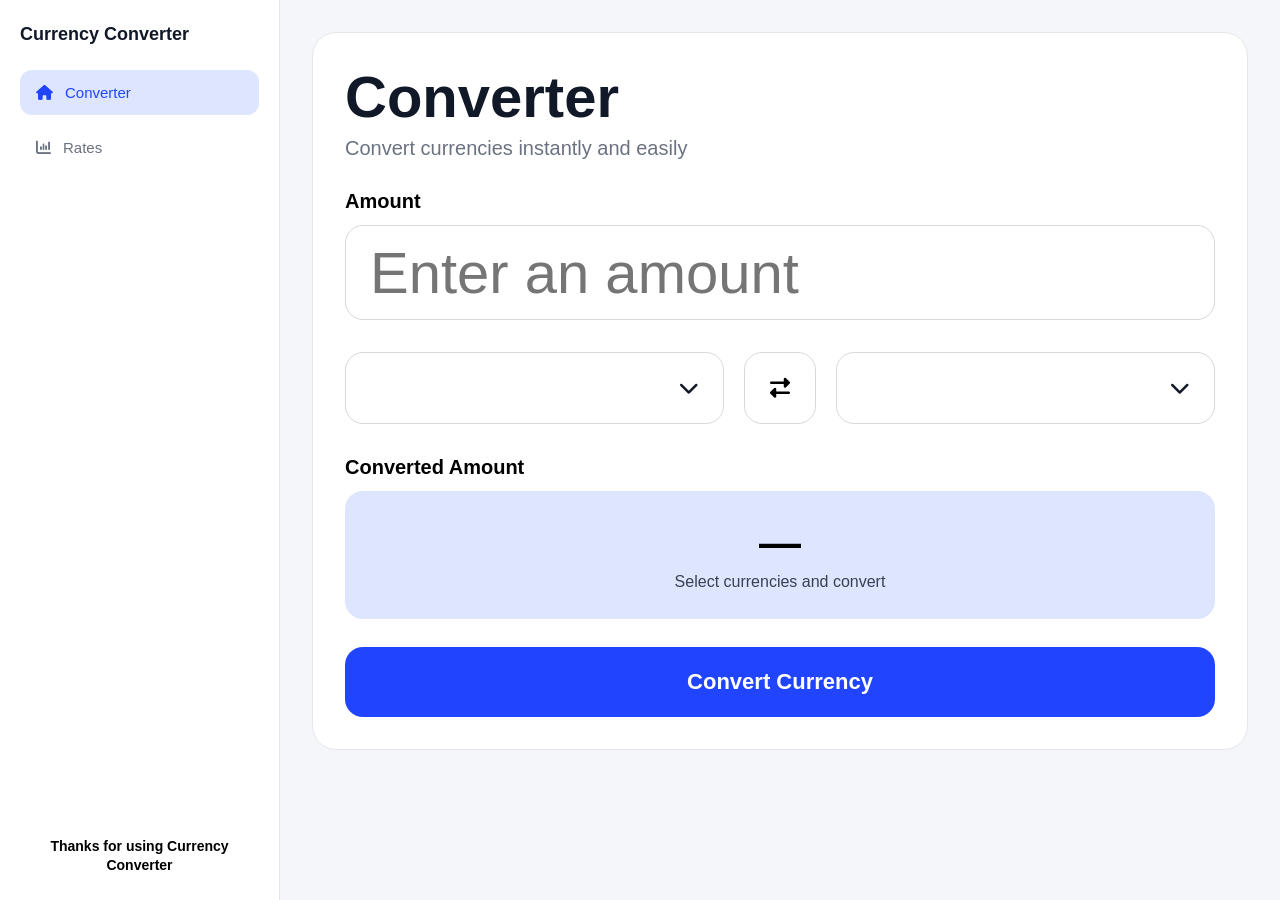
<file: index.html>
<!DOCTYPE html>
<html lang="en">
<head>
  <meta charset="UTF-8" />
  <meta name="viewport" content="width=device-width, initial-scale=1.0"/>
  <title>Currency Converter</title>

  <link rel="stylesheet" href="style.css"/>

  <link rel="stylesheet"
        href="https://cdnjs.cloudflare.com/ajax/libs/font-awesome/6.5.1/css/all.min.css"/>
</head>

<body>

<div class="container">

  <!-- SIDEBAR -->
  <aside class="sidebar">

    <div>
      <div class="logo">
        <h3>Currency Converter</h3>
      </div>

      <nav>
        <a href="index.html" class="active">
          <i class="fa-solid fa-house"></i>
          Converter
        </a>

        <a href="rates.html">
          <i class="fa-solid fa-chart-column"></i>
          Rates
        </a>
      </nav>
    </div>

    <div class="sidebar-footer">
      <p>Thanks for using Currency Converter</p>

      <!-- <button class="share-box" id="share-btn">
        <span>Share</span>
        <i class="fa-solid fa-globe"></i>
      </button> -->
    </div>

  </aside>

  <!-- MAIN -->
  <main class="main-content">

    <div class="converter-card">

      <div class="card-header">
        <h1>Converter</h1>
        <p>Convert currencies instantly and easily</p>
      </div>

      <label>Amount</label>

      <div class="amount-box">
        <input type="number" min="0" step="any" placeholder="Enter an amount"/>
      </div>

      <div class="currency-row">

        <!-- FROM -->
        <div class="currency-selector" data-type="from">

          <button type="button" class="currency-box">
            <span class="selected-currency"></span>
            <span class="fa-solid fa-chevron-down"></span>
          </button>

          <div class="currency-dropdown">
            <div class="currency-search">
              <input type="search" placeholder="Search currency..."/>
            </div>
            <ul class="currency-list"></ul>
          </div>

        </div>

        <button class="swap-btn">
          <i class="fa-solid fa-right-left"></i>
        </button>

        <!-- TO -->
        <div class="currency-selector" data-type="to">

          <button type="button" class="currency-box">
            <span class="selected-currency"></span>
            <span class="fa-solid fa-chevron-down"></span>
          </button>

          <div class="currency-dropdown">
            <div class="currency-search">
              <input type="search" placeholder="Search currency..."/>
            </div>
            <ul class="currency-list"></ul>
          </div>

        </div>

      </div>

      <label>Converted Amount</label>

      <div class="result-box">
        <h2>—</h2>
        <p>Select currencies and convert</p>
      </div>

      <button class="convert-btn">Convert Currency</button>

    </div>

  </main>

</div>

<script>
let currencies = [];
let fromCurrency = "USD";
let toCurrency = "NGN";
let isConverting = false;
let isLoaded = false;

/* -------------------------
   INIT
------------------------- */
async function init() {
  const res = await fetch("https://api.frankfurter.dev/v2/currencies");
  const data = await res.json();
  console.log(data);

  currencies = data.map(currency => ({
    iso_code: currency.iso_code,
    name: currency.name
  }));

  isLoaded = true;

  renderAllDropdowns();
  syncCurrencyUI();
}

init();

/* -------------------------
   RENDER DROPDOWNS
------------------------- */
function renderAllDropdowns() {
  if (!isLoaded) return;

  document.querySelectorAll(".currency-selector").forEach(selector => {
    const list = selector.querySelector(".currency-list");

    list.innerHTML = "";

    currencies.forEach(currency => {
      const li = document.createElement("li");
      li.className = "currency-option";

      li.innerHTML = `
        <span class="currency-code">${currency.iso_code}</span>
        <span class="currency-name">${currency.name}</span>
      `;

      li.addEventListener("click", () => {
        const type = selector.dataset.type;

        if (type === "from") {
          fromCurrency = currency.iso_code;
        } else {
          toCurrency = currency.iso_code;
        }

        syncCurrencyUI();
        closeAllDropdowns();
      });

      list.appendChild(li);
    });
  });
}

/* -------------------------
   SYNC UI (GATED)
------------------------- */
function syncCurrencyUI() {
  if (!isLoaded) return;

  const labels = document.querySelectorAll(".selected-currency");

  const from = currencies.find(c => c.iso_code === fromCurrency);
  const to = currencies.find(c => c.iso_code === toCurrency);

  if (!from || !to) return;

  labels[0].textContent = `${from.iso_code} - ${from.name}`;
  labels[1].textContent = `${to.iso_code} - ${to.name}`;
}

/* -------------------------
   DROPDOWNS
------------------------- */
document.querySelectorAll(".currency-selector").forEach(selector => {
  const trigger = selector.querySelector(".currency-box");
  const dropdown = selector.querySelector(".currency-dropdown");
  const input = selector.querySelector("input");

  trigger.addEventListener("click", (e) => {
    e.stopPropagation();
    closeAllDropdowns();
    dropdown.classList.toggle("open");

    if (dropdown.classList.contains("open")) {
      setTimeout(() => input.focus(), 0);
    }
  });

  input.addEventListener("input", (e) => {
    const query = e.target.value.toLowerCase();

    const filtered = currencies.filter(c =>
      c.iso_code.toLowerCase().includes(query) ||
      c.name.toLowerCase().includes(query)
    );

    const list = selector.querySelector(".currency-list");
    list.innerHTML = "";

    filtered.forEach(currency => {
      const li = document.createElement("li");

      li.className = "currency-option";

      li.innerHTML = `
        <span class="currency-code">${currency.iso_code}</span>
        <span class="currency-name">${currency.name}</span>
      `;

      li.addEventListener("click", () => {
        const type = selector.dataset.type;

        if (type === "from") {
          fromCurrency = currency.iso_code;
        } else {
          toCurrency = currency.iso_code;
        }

        syncCurrencyUI();
        closeAllDropdowns();
      });

      list.appendChild(li);
    });
  });
});

/* -------------------------
   CLOSE DROPDOWNS
------------------------- */
function closeAllDropdowns() {
  document.querySelectorAll(".currency-dropdown")
    .forEach(d => d.classList.remove("open"));
}

document.addEventListener("click", closeAllDropdowns);
document.addEventListener("keydown", (e) => {
  if (e.key === "Escape") closeAllDropdowns();
});

/* -------------------------
   SWAP
------------------------- */
document.querySelector(".convert-btn").addEventListener("click", convertCurrency);
document.querySelector(".swap-btn").addEventListener("click", () => {
  [fromCurrency, toCurrency] = [toCurrency, fromCurrency];
  syncCurrencyUI();
});
async function convertCurrency() {
  if (isConverting || !isLoaded) return;

  const amount = Number(document.querySelector(".amount-box input").value);

  if (!Number.isFinite(amount) || amount <= 0) {
    document.querySelector(".result-box h2").textContent = "—";
    document.querySelector(".result-box p").textContent = "Enter a valid amount";
    return;
  }

  try {
    isConverting = true;

    const btn = document.querySelector(".convert-btn");
    btn.disabled = true;
    btn.textContent = "Converting...";

    const res = await fetch(
      `https://api.frankfurter.dev/v2/rate/${fromCurrency}/${toCurrency}`
    );

    const data = await res.json();

    const rate = data.rate;
    const converted = amount * rate;

    document.querySelector(".result-box h2").textContent =
      new Intl.NumberFormat("en-US", {
        minimumFractionDigits: 2,
        maximumFractionDigits: 2
      }).format(converted);

    document.querySelector(".result-box p").textContent =
      `1 ${fromCurrency} = ${rate.toLocaleString()} ${toCurrency}`;

  } catch (err) {
    document.querySelector(".result-box h2").textContent = "—";
    document.querySelector(".result-box p").textContent = "Error fetching rate";
  } finally {
    isConverting = false;

    const btn = document.querySelector(".convert-btn");
    btn.disabled = false;
    btn.textContent = "Convert Currency";
  }
}

</script>

</body>
</html>
</file>
<file: style.css>
*{
    margin:0;
    padding:0;
    box-sizing:border-box;
}

body{
    font-family:'Poppins', sans-serif;
    background:#F5F6FA;
    min-height:100vh;
}

/* ==========================
   LAYOUT
========================== */

.container{
    display:flex;
    min-height:100vh;
}

/* ==========================
   SIDEBAR
========================== */

.sidebar{
    width:280px;
    height: 100vh;
    background:#FFFFFF;
    border-right:1px solid #E5E7EB;

    display:flex;
    flex-direction:column;
    justify-content:space-between;

    padding:24px 20px;
}

.logo{
    display:flex;
    align-items:center;
    gap:12px;
    margin-bottom: 24px;
}

.logo h3{
    font-size:18px;
    font-weight:600;
    line-height:1.2;
    color:#111827;
}

nav{
    display:flex;
    flex-direction:column;
    gap:10px;
}

nav a{
    text-decoration:none;
    color:#6B7280;

    display:flex;
    align-items:center;
    gap:12px;

    padding:14px 16px;
    border-radius:12px;

    font-size:15px;
    font-weight:500;

    transition:0.3s;
}

nav a:hover{
    background:#EEF2FF;
    color:#2144FF;
}

nav a.active{
    background:#DDE5FF;
    color:#2144FF;
}

.sidebar-footer{
    text-align:center;
}

.sidebar-footer p{
    font-size:14px;
    font-weight:600;
    line-height:1.4;
    margin-top: 16px;
}

/* ==========================
   MAIN CONTENT
========================== */

.main-content{
    flex:1;
    padding:32px;
    height: 100vh;
    overflow-y: auto;
}

/* ==========================
   CONVERTER CARD
========================== */

.converter-card{
    background:#fff;
    border:1px solid #E5E7EB;
    border-radius:24px;

    padding:32px;

    width:100%;
}

.card-header{
    display:flex;
    flex-direction: column;
    align-items:flex-start;

    margin-bottom:30px;
}

.card-header h1{
    font-size:58px;
    font-weight:700;
    color:#111827;
    line-height:1.1;
}

.card-header p{
    margin-top:8px;
    color:#6B7280;
    font-size:20px;
}

/* ==========================
   LABELS
========================== */

label{
    display:block;
    font-size:20px;
    font-weight:600;
    margin-bottom:12px;
}

/* ==========================
   AMOUNT INPUT
========================== */

.amount-box{
    height:95px;

    border:1px solid #D9D9D9;
    border-radius:18px;

    display:flex;
    justify-content:space-between;
    align-items:center;

    padding:0 24px;
    margin-bottom:32px;
}

.amount-box input{
    border:none;
    outline:none;

    font-size:58px;
    font-weight:500;

    width:100%;
    background:none;
}

/* ==========================
   CURRENCY ROW
========================== */

.currency-row{
    display:flex;
    align-items:center;
    gap:20px;
    margin-bottom:32px;
}

.currency-box{
    flex:1;

    height:72px;

    border:1px solid #D9D9D9;
    border-radius:18px;

    display:flex;
    justify-content:space-between;
    align-items:center;

    padding:0 24px;

    font-size:20px;
}

.currency-box:focus-visible{
    outline:2px solid #2144FF;
    outline-offset:2px;
}

.swap-btn{
    width:72px;
    height:72px;

    border:1px solid #D9D9D9;
    border-radius:18px;

    background:#fff;

    display:flex;
    justify-content:center;
    align-items:center;

    cursor:pointer;
}

.swap-btn i{
    font-size:20px;
}

/* ==========================
   CURRENCY SELECTOR
========================== */

.currency-selector{
    position:relative;
    flex:1;
    width: 100%;
    height: fit-content;
}

/* ==========================
   CURRENCY BOX
========================== */

.currency-box{
    width:100%;

    background:#fff;
    cursor:pointer;

    font-family:inherit;
    color:#111827;

    border:1px solid #D9D9D9;
}

/* ==========================
   DROPDOWN
========================== */

.currency-dropdown{
    position:absolute;

    top:calc(100% + 8px);
    left:0;
    right:0;

    z-index:100;

    background:#fff;

    border:1px solid #E5E7EB;
    border-radius:18px;

    box-shadow:0 8px 24px rgba(0,0,0,0.08);

    padding:16px;

    display:none;
}

.currency-dropdown.open{
    display:block;
}

/* ==========================
   SEARCH
========================== */

.currency-search{
    display:flex;
    align-items:center;
    gap:10px;

    height:50px;

    border:1px solid #D9D9D9;
    border-radius:14px;

    padding:0 16px;

    margin-bottom:12px;
}

.currency-search span{
    color:#6B7280;
    font-size:14px;
}

.currency-search input{
    width:100%;

    border:none;
    outline:none;
    background:none;

    font-family:inherit;
    font-size:15px;
}

/* ==========================
   LIST
========================== */

.currency-list{
    list-style:none;

    max-height:280px;
    overflow-y:auto;
}

/* ==========================
   OPTION
========================== */

.currency-option{
    display:flex;
    flex-direction:column;
    gap:2px;

    padding:12px 10px;

    border-radius:12px;

    cursor:pointer;

    transition:0.2s;
}

.currency-option:hover{
    background:#F5F6FA;
}

.currency-code{
    font-size:15px;
    font-weight:600;
    color:#111827;
}

.currency-name{
    font-size:14px;
    color:#6B7280;
}

/* ==========================
   RESULT
========================== */

.result-box{
    background:#DDE5FF;

    border-radius:18px;

    padding:28px;
    text-align:center;

    margin-bottom:28px;
}

.result-box h2{
    font-size:42px;
    font-weight:700;
}

.result-box p{
    margin-top:6px;
    color:#374151;
}

/* ==========================
   BUTTON
========================== */

.convert-btn{
    width:100%;
    height:70px;

    border:none;
    border-radius:18px;

    background:#2144FF;
    color:#fff;

    font-size:22px;
    font-weight:600;

    cursor:pointer;

    transition:0.3s;
}

.convert-btn:hover{
    background:#1636d8;
}

/* ==========================
   BUTTON
========================== */

.share-box {
    height: 48px;
    margin: auto;
    margin-top: 16px;

    background: transparent;

    border:1px solid #D9D9D9;
    border-radius:18px;

    display:flex;
    gap: 8px;
    align-items:center;

    padding:0 24px;
}

/* ==========================
   MOBILE - INDEX.HTML
========================== */

@media(max-width:768px){

    .container{
        flex-direction:column;
    }

    .sidebar{
        width:100%;
        height: auto;
        border-right:none;
        border-bottom:1px solid #E5E7EB;
    }

    .logo {
        margin-bottom: 16px;
    }

    .main-content{
        padding:20px;
    }

    .card-header{
        flex-direction:column;
        gap:20px;
    }

    .card-header h1{
        font-size:40px;
    }

    .card-header p{
        font-size:16px;
    }

    .currency-row{
        flex-direction:column;
    }

    .currency-box{
        flex: initial; /* changes flex-basis back to auto rather than 0 that was enforced by 'flex:1;' */

        width:100%;
    }

    .swap-btn{
        width:100%;
        height:60px;
    }

    .amount-box input{
        font-size:40px;
    }

    .result-box h2{
        font-size:28px;
    }

    .convert-btn{
        font-size:18px;
    }
}

.currency-flag{
    width:24px;
    height:auto;
    border-radius:3px;
    margin-right:8px;
    vertical-align:middle;
}
/* ==========================
   RATES CARDS (Wise-style)
========================== */

.rates-cards-wrapper{
    display:flex;
    gap:24px;
    align-items:flex-start;
}

.pair-card,
.list-card{
    background:#fff;
    border:1px solid #E5E7EB;
    border-radius:18px;
    padding:24px;
}

.pair-card{
    flex:1.3;
}

.list-card{
    flex:1;
}

/* Pair card: dropdowns */

.pair-selectors{
    display:flex;
    align-items:center;
    gap:12px;
    margin-bottom:20px;
}

.pair-dropdown{
    flex:1;
    display:flex;
    align-items:center;
    gap:8px;

    border:1px solid #D9D9D9;
    border-radius:14px;
    padding:10px 14px;

    font-weight:500;
    color:#111827;
    cursor:pointer;
}

.pair-dropdown i{
    margin-left:auto;
    color:#6B7280;
    font-size:13px;
}
.pair-dropdown-wrapper{
    position:relative;
    flex:1;
}

.currency-menu{
    position:absolute;
    top:calc(100% + 6px);
    left:0;
    width:100%;

    max-height:240px;
    overflow-y:auto;

    background:#fff;
    border:1px solid #D9D9D9;
    border-radius:14px;

    list-style:none;
    box-shadow:0 8px 20px rgba(0,0,0,0.08);

    z-index:10;
    display:none;
}

.currency-menu--open{
    display:block;
}

.currency-menu li{
    display:flex;
    align-items:center;
    gap:8px;

    padding:10px 14px;
    font-size:15px;
    font-weight:500;
    cursor:pointer;
}

.currency-menu li:hover{
    background:#F3F4F6;
}

.pair-swap-icon{
    color:#6B7280;
    font-size:16px;
}

/* Pair card: rate text */

.pair-rate-line{
    font-size:20px;
    font-weight:700;
    color:#111827;
    margin-bottom:4px;
}

.pair-rate-time{
    font-size:13px;
    color:#6B7280;
    margin-bottom:20px;
}

/* Pair card: chart */

.chart-wrapper{
    width:100%;
    height:160px;
    margin-bottom:16px;
    overflow:hidden;
}

/* Pair card: range buttons */

.range-buttons{
    display:flex;
    gap:8px;
}

.range-btn{
    flex:1;
    padding:8px 0;

    border:1px solid #D9D9D9;
    border-radius:20px;
    background:#fff;

    font-size:13px;
    font-weight:600;
    color:#374151;
    cursor:pointer;
}

.range-btn--active{
    background:#16A34A;
    border-color:#16A34A;
    color:#fff;
}

/* List card: amount input row */

.list-card-input{
    display:flex;
    align-items:center;
    gap:10px;

    border:1px solid #D9D9D9;
    border-radius:14px;
    padding:10px 14px;

    margin-bottom:20px;
}

.list-card-input input{
    border:none;
    outline:none;
    width:60px;

    font-size:18px;
    font-weight:600;
    color:#111827;
}

.list-card-currency{
    display:flex;
    align-items:center;
    gap:8px;

    margin-left:auto;
    font-weight:500;
    cursor:pointer;
}

.list-card-currency i{
    color:#6B7280;
    font-size:13px;
}

/* List card: result rows */

.list-card-results{
    list-style:none;
}

.list-card-results li{
    display:flex;
    align-items:center;
    justify-content:space-between;
    gap:10px;

    padding:10px 0;
    border-bottom:1px solid #F3F4F6;

    font-size:15px;
    font-weight:600;
    color:#111827;
}

.list-card-results li:last-child{
    border-bottom:none;
}

.list-card-results li img{
    width:20px;
    margin-left:8px;
}

/* ==========================
   MOBILE - RATES CARDS
========================== */

@media(max-width:768px){

    .rates-cards-wrapper{
        flex-direction:column;
    }

    .pair-card,
    .list-card{
        flex:none;
        width:100%;
        padding:18px;
    }

    .pair-selectors{
        flex-direction:column;
        gap:10px;
    }

    .pair-swap-icon{
        transform:rotate(90deg);
    }

    .pair-dropdown-wrapper{
        width:100%;
    }

    .pair-rate-line{
        font-size:17px;
    }

    .chart-wrapper{
        height:140px;
    }

    .range-btn{
        font-size:12px;
        padding:6px 0;
    }

    .list-card-input input{
        width:40px;
        font-size:16px;
    }

    .list-card-results li{
        font-size:14px;
    }

}
</file>
